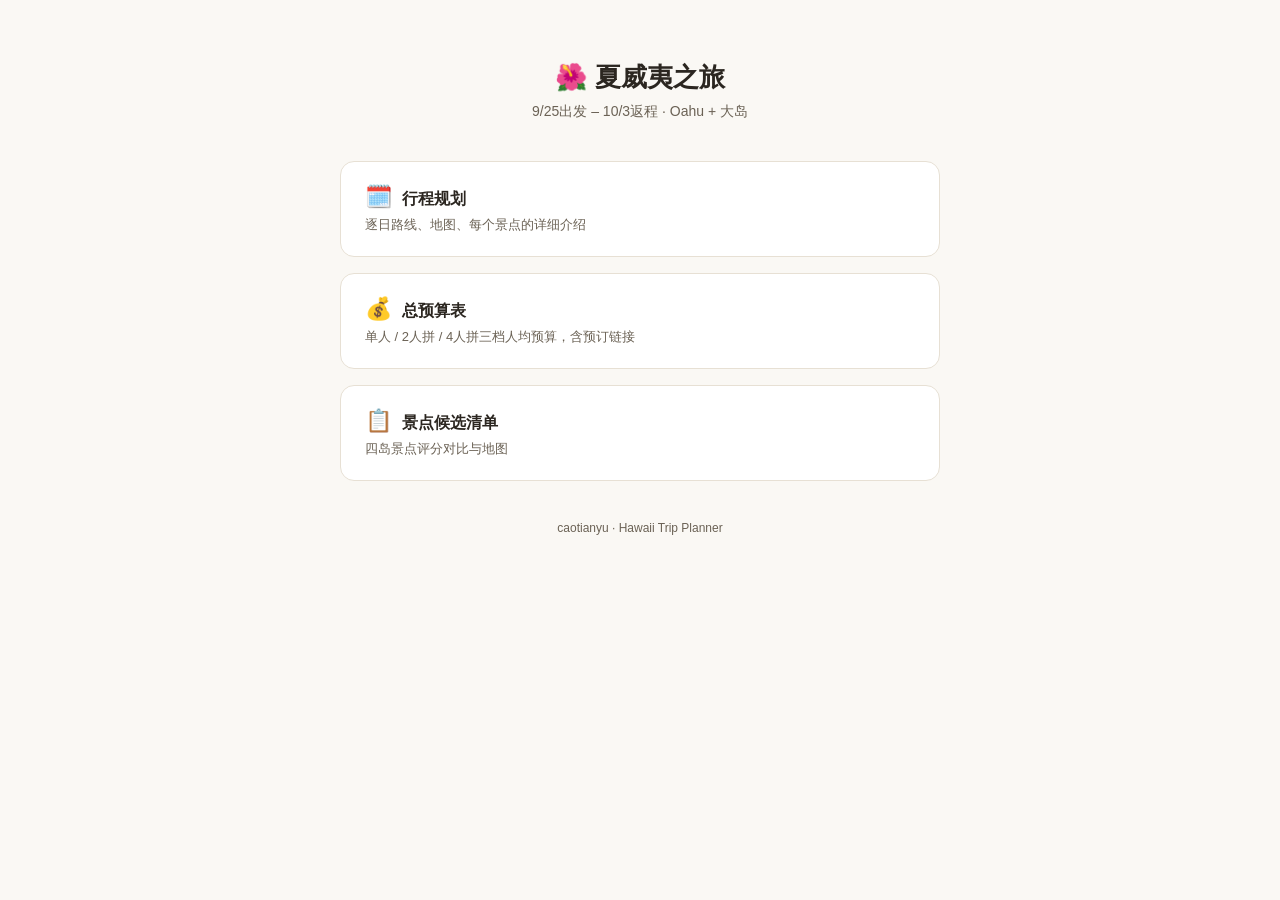
<file: static/travel/hawaii/index.html>
<!DOCTYPE html>
<html lang="zh-CN">
<head>
<meta charset="UTF-8">
<title>夏威夷之旅 · 9/26–10/3</title>
<style>
  :root{ --bg:#faf8f4; --card:#ffffff; --ink:#2b2620; --sub:#6b6255; --line:#e7e0d4; --accent:#c8632b; }
  *{box-sizing:border-box;}
  body{margin:0;font-family:-apple-system,BlinkMacSystemFont,"Segoe UI",Helvetica,Arial,sans-serif;background:var(--bg);color:var(--ink);}
  .wrap{max-width:640px;margin:0 auto;padding:60px 20px;text-align:center;}
  h1{font-size:26px;margin:0 0 8px;}
  p.sub{color:var(--sub);font-size:14px;margin:0 0 40px;}
  .cards{display:grid;gap:16px;}
  a.card{display:block;background:var(--card);border:1px solid var(--line);border-radius:14px;padding:22px 24px;text-align:left;text-decoration:none;color:var(--ink);transition:transform .15s ease, box-shadow .15s ease;}
  a.card:hover{transform:translateY(-2px);box-shadow:0 6px 18px rgba(0,0,0,.06);border-color:var(--accent);}
  a.card .emoji{font-size:22px;margin-right:10px;}
  a.card .title{font-weight:700;font-size:16px;}
  a.card .desc{color:var(--sub);font-size:13px;margin-top:6px;}
  footer{margin-top:40px;color:var(--sub);font-size:12px;}
</style>
</head>
<body>
  <div class="wrap">
    <h1>🌺 夏威夷之旅</h1>
    <p class="sub">9/25出发 – 10/3返程 · Oahu + 大岛</p>
    <div class="cards">
      <a class="card" href="itinerary.html">
        <span class="emoji">🗓️</span><span class="title">行程规划</span>
        <div class="desc">逐日路线、地图、每个景点的详细介绍</div>
      </a>
      <a class="card" href="budget.html">
        <span class="emoji">💰</span><span class="title">总预算表</span>
        <div class="desc">单人 / 2人拼 / 4人拼三档人均预算，含预订链接</div>
      </a>
      <a class="card" href="attractions.html">
        <span class="emoji">📋</span><span class="title">景点候选清单</span>
        <div class="desc">四岛景点评分对比与地图</div>
      </a>
    </div>
    <footer>caotianyu · Hawaii Trip Planner</footer>
  </div>
</body>
</html>
</file>
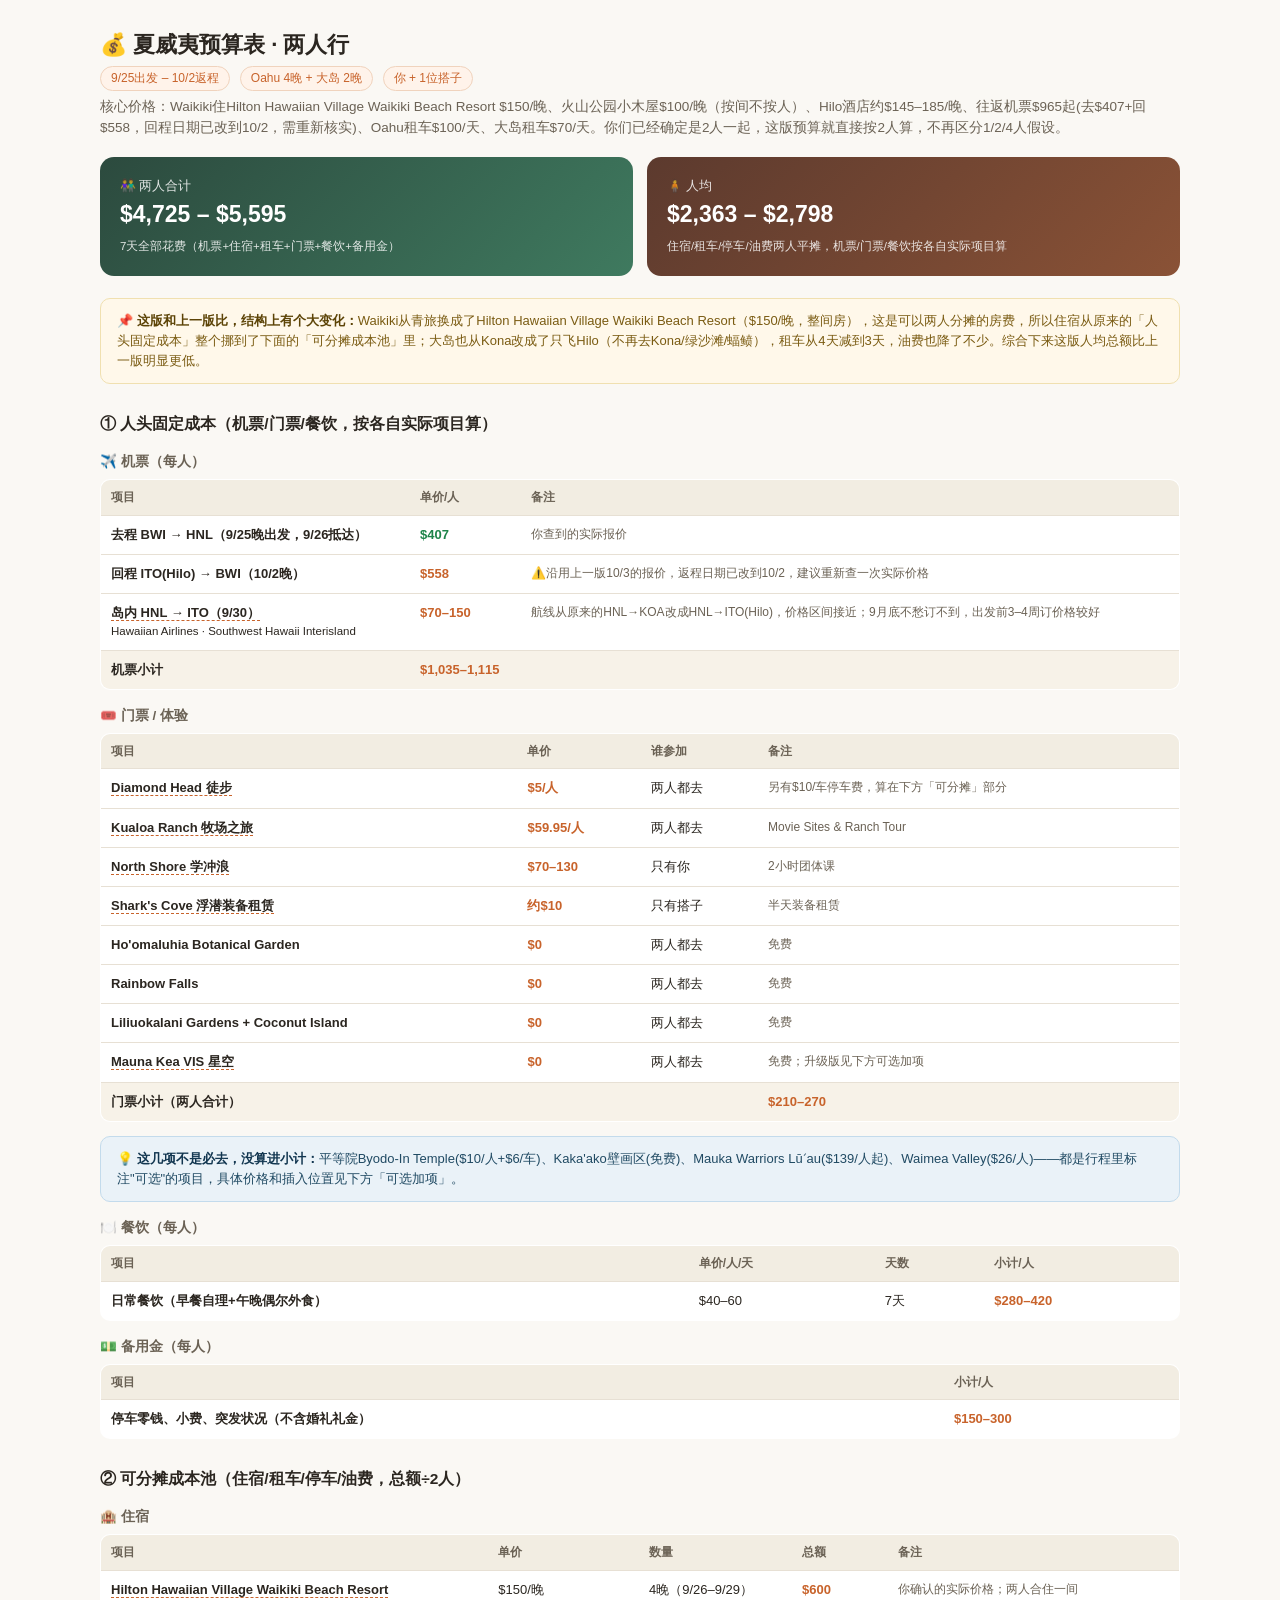
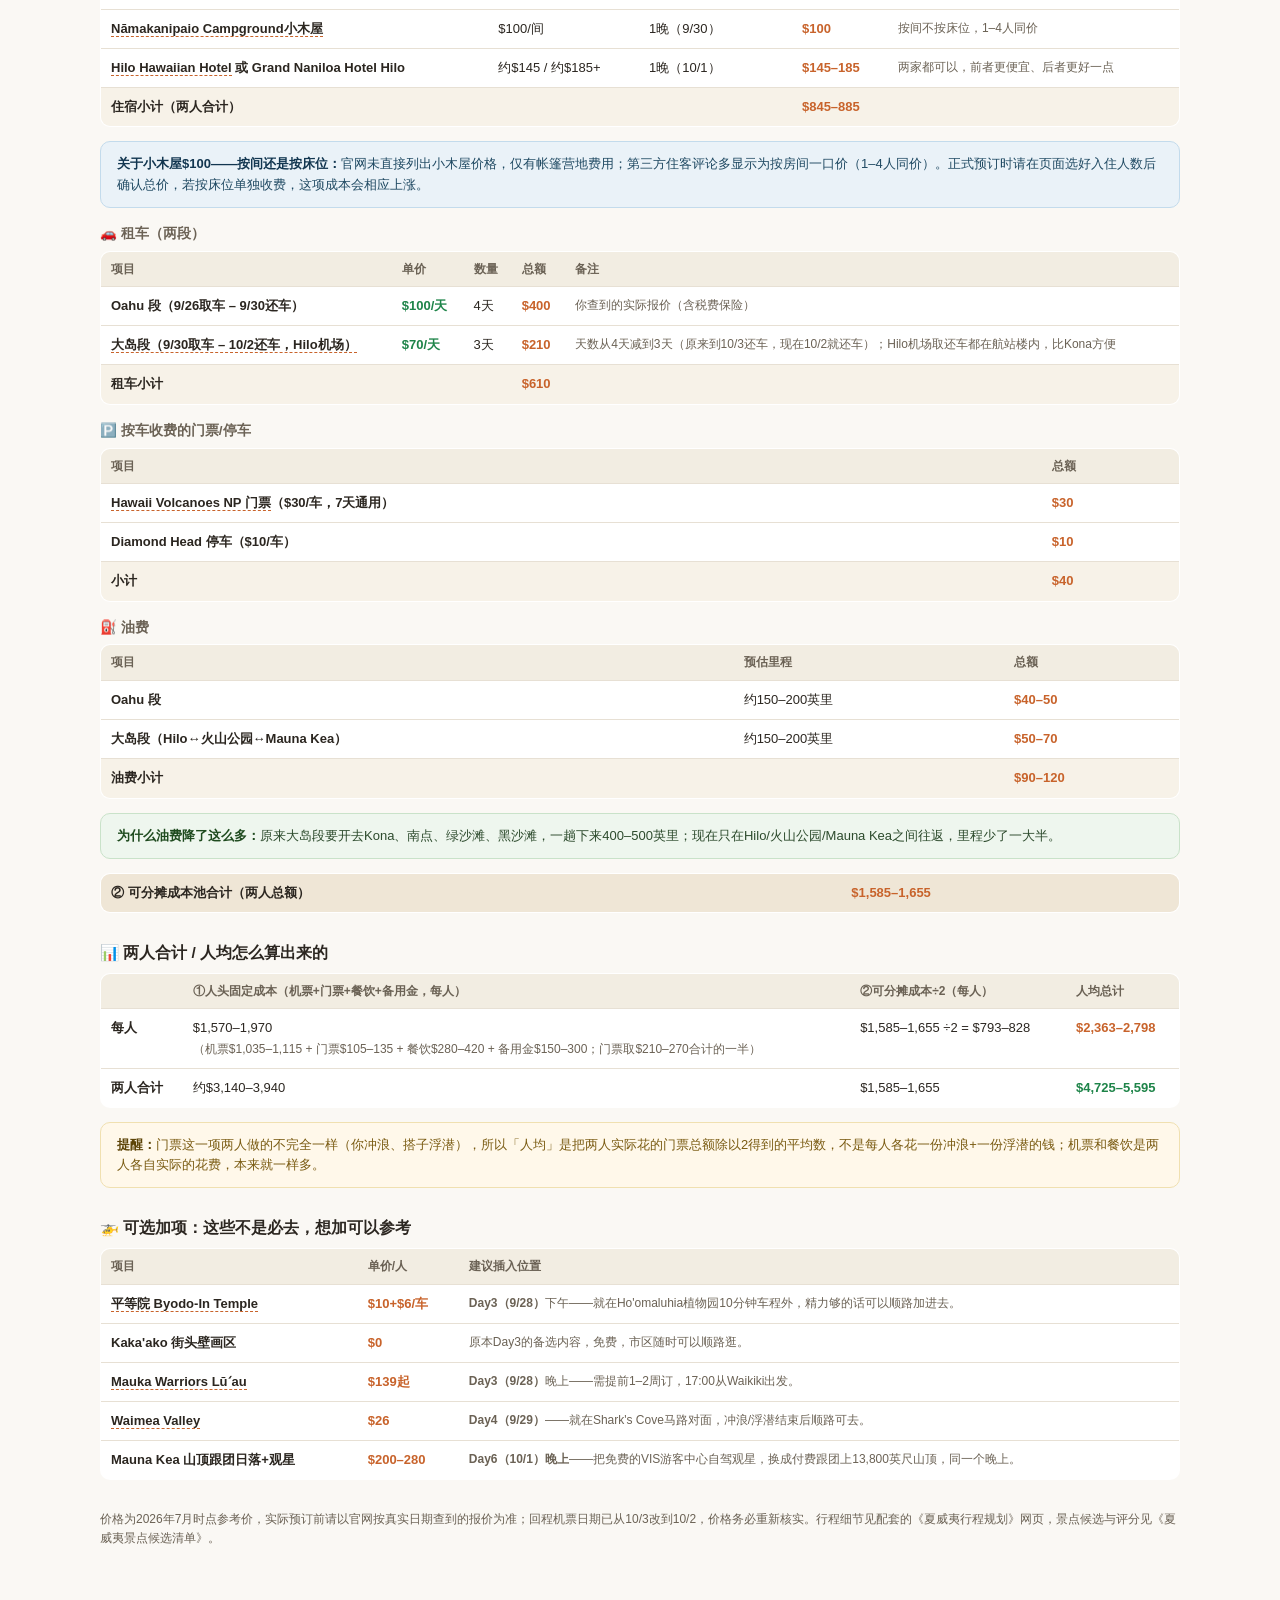
<file: static/travel/hawaii/budget.html>
<!DOCTYPE html>
<html lang="zh-CN">
<head>
<meta charset="UTF-8">
<title>夏威夷预算表 · 9/26–10/2 · 两人行</title>
<style>
  :root{
    --bg:#faf8f4; --card:#ffffff; --ink:#2b2620; --sub:#6b6255;
    --line:#e7e0d4; --accent:#c8632b; --green:#1e8449;
  }
  *{box-sizing:border-box;}
  body{margin:0;font-family:-apple-system,BlinkMacSystemFont,"Segoe UI",Helvetica,Arial,sans-serif;background:var(--bg);color:var(--ink);line-height:1.55;}
  .wrap{max-width:1120px;margin:0 auto;padding:28px 20px 60px;}
  header h1{font-size:22px;margin:0 0 4px;}
  header p{color:var(--sub);font-size:13.5px;margin:2px 0;}
  .badge{display:inline-block;background:#fff3ea;color:var(--accent);border:1px solid #f0d3bd;border-radius:20px;padding:2px 10px;font-size:12px;margin-right:6px;margin-bottom:4px;}

  .scenario-grid{display:grid;grid-template-columns:repeat(2,1fr);gap:14px;margin:18px 0 22px;}
  @media(max-width:760px){.scenario-grid{grid-template-columns:1fr;}}
  .scard{border-radius:14px;padding:20px 20px;color:#fff;}
  .scard.total{background:linear-gradient(135deg,#2c4a3e,#3f7a5f);}
  .scard.pp{background:linear-gradient(135deg,#5c3a2e,#8a5236);}
  .scard .label{font-size:12.5px;opacity:.85;margin-bottom:4px;}
  .scard .amount{font-size:23px;font-weight:800;line-height:1.3;}
  .scard .amount small{font-size:12px;font-weight:500;opacity:.85;display:block;}
  .scard .desc{font-size:11.5px;margin-top:8px;opacity:.85;}

  .notice{background:#fff8ea;border:1px solid #f0e0b0;border-radius:10px;padding:12px 16px;margin:14px 0;font-size:13px;color:#7a5b12;}
  .notice.blue{background:#eaf2f8;border-color:#c3dbec;color:#204a63;}
  .notice.green{background:#eef6ee;border-color:#c9e2c9;color:#2c4a2c;}
  .notice b{color:#5c4306;} .notice.blue b{color:#123650;} .notice.green b{color:#1e4a1e;}

  h2.cat{font-size:15.5px;margin:28px 0 8px;}
  h3.sub{font-size:13.5px;margin:16px 0 6px;color:var(--sub);}

  table{width:100%;border-collapse:collapse;background:var(--card);border-radius:10px;overflow:hidden;font-size:13px;border:1px solid var(--line);}
  thead th{background:#f2ede2;text-align:left;padding:8px 10px;font-weight:600;font-size:12px;color:var(--sub);border-bottom:1px solid var(--line);}
  tbody td{padding:9px 10px;border-bottom:1px solid var(--line);vertical-align:top;}
  tbody tr:last-child td{border-bottom:none;}
  tbody tr:hover{background:#fbf6ee;}
  .item{font-weight:600;}
  .item a{color:var(--ink);text-decoration:none;border-bottom:1px dashed var(--accent);}
  .item a:hover{color:var(--accent);}
  .link{font-size:11.5px;font-weight:400;}
  .link a{color:#2471a3;text-decoration:none;}
  .link a:hover{text-decoration:underline;}
  .amt{font-weight:700;color:var(--accent);white-space:nowrap;}
  .good{color:var(--green);}
  .note{color:var(--sub);font-size:12px;}
  .subtotal td{background:#f7f2e8;font-weight:700;}
  .subtotal2 td{background:#efe6d6;font-weight:800;}

  footer{margin-top:30px;color:var(--sub);font-size:12px;}
</style>
</head>
<body>
<div class="wrap">
  <header>
    <h1>💰 夏威夷预算表 · 两人行</h1>
    <p>
      <span class="badge">9/25出发 – 10/2返程</span>
      <span class="badge">Oahu 4晚 + 大岛 2晚</span>
      <span class="badge">你 + 1位搭子</span>
    </p>
    <p>核心价格：Waikiki住Hilton Hawaiian Village Waikiki Beach Resort $150/晚、火山公园小木屋$100/晚（按间不按人）、Hilo酒店约$145–185/晚、往返机票$965起(去$407+回$558，回程日期已改到10/2，需重新核实)、Oahu租车$100/天、大岛租车$70/天。你们已经确定是2人一起，这版预算就直接按2人算，不再区分1/2/4人假设。</p>
  </header>

  <div class="scenario-grid">
    <div class="scard total">
      <div class="label">👫 两人合计</div>
      <div class="amount">$4,725 – $5,595</div>
      <div class="desc">7天全部花费（机票+住宿+租车+门票+餐饮+备用金）</div>
    </div>
    <div class="scard pp">
      <div class="label">🧍 人均</div>
      <div class="amount">$2,363 – $2,798</div>
      <div class="desc">住宿/租车/停车/油费两人平摊，机票/门票/餐饮按各自实际项目算</div>
    </div>
  </div>

  <div class="notice">
    <b>📌 这版和上一版比，结构上有个大变化：</b>Waikiki从青旅换成了Hilton Hawaiian Village Waikiki Beach Resort（$150/晚，整间房），这是可以两人分摊的房费，所以住宿从原来的「人头固定成本」整个挪到了下面的「可分摊成本池」里；大岛也从Kona改成了只飞Hilo（不再去Kona/绿沙滩/蝠鲼），租车从4天减到3天，油费也降了不少。综合下来这版人均总额比上一版明显更低。
  </div>

  <!-- 人头固定成本 -->
  <h2 class="cat">① 人头固定成本（机票/门票/餐饮，按各自实际项目算）</h2>

  <h3 class="sub">✈️ 机票（每人）</h3>
  <table>
    <thead><tr><th>项目</th><th>单价/人</th><th>备注</th></tr></thead>
    <tbody>
      <tr>
        <td class="item">去程 BWI → HNL（9/25晚出发，9/26抵达）</td>
        <td class="amt good">$407</td>
        <td class="note">你查到的实际报价</td>
      </tr>
      <tr>
        <td class="item">回程 ITO(Hilo) → BWI（10/2晚）</td>
        <td class="amt">$558</td>
        <td class="note">⚠️沿用上一版10/3的报价，返程日期已改到10/2，建议重新查一次实际价格</td>
      </tr>
      <tr>
        <td class="item"><a href="https://www.hawaiianairlines.com/" target="_blank">岛内 HNL → ITO（9/30）</a><div class="link">Hawaiian Airlines · Southwest Hawaii Interisland</div></td>
        <td class="amt">$70–150</td>
        <td class="note">航线从原来的HNL→KOA改成HNL→ITO(Hilo)，价格区间接近；9月底不愁订不到，出发前3–4周订价格较好</td>
      </tr>
      <tr class="subtotal"><td>机票小计</td><td class="amt">$1,035–1,115</td><td></td></tr>
    </tbody>
  </table>

  <h3 class="sub">🎟️ 门票 / 体验</h3>
  <table>
    <thead><tr><th>项目</th><th>单价</th><th>谁参加</th><th>备注</th></tr></thead>
    <tbody>
      <tr><td class="item"><a href="https://gostateparks.hawaii.gov/diamondhead/" target="_blank">Diamond Head 徒步</a></td><td class="amt">$5/人</td><td>两人都去</td><td class="note">另有$10/车停车费，算在下方「可分摊」部分</td></tr>
      <tr><td class="item"><a href="https://www.kualoa.com/tours/" target="_blank">Kualoa Ranch 牧场之旅</a></td><td class="amt">$59.95/人</td><td>两人都去</td><td class="note">Movie Sites & Ranch Tour</td></tr>
      <tr><td class="item"><a href="https://northshoreoahusurf.com/" target="_blank">North Shore 学冲浪</a></td><td class="amt">$70–130</td><td>只有你</td><td class="note">2小时团体课</td></tr>
      <tr><td class="item"><a href="https://sharkscovesnorkelrental.com/" target="_blank">Shark's Cove 浮潜装备租赁</a></td><td class="amt">约$10</td><td>只有搭子</td><td class="note">半天装备租赁</td></tr>
      <tr><td class="item">Ho'omaluhia Botanical Garden</td><td class="amt">$0</td><td>两人都去</td><td class="note">免费</td></tr>
      <tr><td class="item">Rainbow Falls</td><td class="amt">$0</td><td>两人都去</td><td class="note">免费</td></tr>
      <tr><td class="item">Liliuokalani Gardens + Coconut Island</td><td class="amt">$0</td><td>两人都去</td><td class="note">免费</td></tr>
      <tr><td class="item"><a href="https://hilo.hawaii.edu/maunakea/" target="_blank">Mauna Kea VIS 星空</a></td><td class="amt">$0</td><td>两人都去</td><td class="note">免费；升级版见下方可选加项</td></tr>
      <tr class="subtotal"><td colspan="3">门票小计（两人合计）</td><td class="amt">$210–270</td></tr>
    </tbody>
  </table>
  <div class="notice blue">
    <b>💡 这几项不是必去，没算进小计：</b>平等院Byodo-In Temple($10/人+$6/车)、Kaka'ako壁画区(免费)、Mauka Warriors Lūʻau($139/人起)、Waimea Valley($26/人)——都是行程里标注"可选"的项目，具体价格和插入位置见下方「可选加项」。
  </div>

  <h3 class="sub">🍽️ 餐饮（每人）</h3>
  <table>
    <thead><tr><th>项目</th><th>单价/人/天</th><th>天数</th><th>小计/人</th></tr></thead>
    <tbody>
      <tr><td class="item">日常餐饮（早餐自理+午晚偶尔外食）</td><td>$40–60</td><td>7天</td><td class="amt">$280–420</td></tr>
    </tbody>
  </table>

  <h3 class="sub">💵 备用金（每人）</h3>
  <table>
    <thead><tr><th>项目</th><th>小计/人</th></tr></thead>
    <tbody><tr><td class="item">停车零钱、小费、突发状况（不含婚礼礼金）</td><td class="amt">$150–300</td></tr></tbody>
  </table>

  <!-- 可分摊成本 -->
  <h2 class="cat">② 可分摊成本池（住宿/租车/停车/油费，总额÷2人）</h2>

  <h3 class="sub">🏨 住宿</h3>
  <table>
    <thead><tr><th>项目</th><th>单价</th><th>数量</th><th>总额</th><th>备注</th></tr></thead>
    <tbody>
      <tr><td class="item"><a href="https://www.hiltonhawaiianvillage.com/" target="_blank">Hilton Hawaiian Village Waikiki Beach Resort</a></td><td>$150/晚</td><td>4晚（9/26–9/29）</td><td class="amt">$600</td><td class="note">你确认的实际价格；两人合住一间</td></tr>
      <tr><td class="item"><a href="https://hawaiivolcanohouse.com/campground/" target="_blank">Nāmakanipaio Campground小木屋</a></td><td>$100/间</td><td>1晚（9/30）</td><td class="amt">$100</td><td class="note">按间不按床位，1–4人同价</td></tr>
      <tr><td class="item"><a href="https://www.hilohawaiian.com/" target="_blank">Hilo Hawaiian Hotel</a> 或 Grand Naniloa Hotel Hilo</td><td>约$145 / 约$185+</td><td>1晚（10/1）</td><td class="amt">$145–185</td><td class="note">两家都可以，前者更便宜、后者更好一点</td></tr>
      <tr class="subtotal"><td colspan="3">住宿小计（两人合计）</td><td class="amt">$845–885</td><td></td></tr>
    </tbody>
  </table>
  <div class="notice blue">
    <b>关于小木屋$100——按间还是按床位：</b>官网未直接列出小木屋价格，仅有帐篷营地费用；第三方住客评论多显示为按房间一口价（1–4人同价）。正式预订时请在页面选好入住人数后确认总价，若按床位单独收费，这项成本会相应上涨。
  </div>

  <h3 class="sub">🚗 租车（两段）</h3>
  <table>
    <thead><tr><th>项目</th><th>单价</th><th>数量</th><th>总额</th><th>备注</th></tr></thead>
    <tbody>
      <tr>
        <td class="item">Oahu 段（9/26取车 – 9/30还车）</td>
        <td class="amt good">$100/天</td><td>4天</td><td class="amt">$400</td>
        <td class="note">你查到的实际报价（含税费保险）</td>
      </tr>
      <tr>
        <td class="item"><a href="https://hilorentalcars.com/" target="_blank">大岛段（9/30取车 – 10/2还车，Hilo机场）</a></td>
        <td class="amt good">$70/天</td><td>3天</td><td class="amt">$210</td>
        <td class="note">天数从4天减到3天（原来到10/3还车，现在10/2就还车）；Hilo机场取还车都在航站楼内，比Kona方便</td>
      </tr>
      <tr class="subtotal"><td colspan="3">租车小计</td><td class="amt">$610</td><td></td></tr>
    </tbody>
  </table>

  <h3 class="sub">🅿️ 按车收费的门票/停车</h3>
  <table>
    <thead><tr><th>项目</th><th>总额</th></tr></thead>
    <tbody>
      <tr><td class="item"><a href="https://www.nps.gov/havo/planyourvisit/fees.htm" target="_blank">Hawaii Volcanoes NP 门票</a>（$30/车，7天通用）</td><td class="amt">$30</td></tr>
      <tr><td class="item">Diamond Head 停车（$10/车）</td><td class="amt">$10</td></tr>
      <tr class="subtotal"><td>小计</td><td class="amt">$40</td></tr>
    </tbody>
  </table>

  <h3 class="sub">⛽ 油费</h3>
  <table>
    <thead><tr><th>项目</th><th>预估里程</th><th>总额</th></tr></thead>
    <tbody>
      <tr><td class="item">Oahu 段</td><td>约150–200英里</td><td class="amt">$40–50</td></tr>
      <tr><td class="item">大岛段（Hilo↔火山公园↔Mauna Kea）</td><td>约150–200英里</td><td class="amt">$50–70</td></tr>
      <tr class="subtotal"><td colspan="2">油费小计</td><td class="amt">$90–120</td></tr>
    </tbody>
  </table>
  <div class="notice green">
    <b>为什么油费降了这么多：</b>原来大岛段要开去Kona、南点、绿沙滩、黑沙滩，一趟下来400–500英里；现在只在Hilo/火山公园/Mauna Kea之间往返，里程少了一大半。
  </div>

  <table style="margin-top:10px;">
    <tbody><tr class="subtotal2"><td>② 可分摊成本池合计（两人总额）</td><td class="amt">$1,585–1,655</td></tr></tbody>
  </table>

  <!-- 总额怎么算出来的 -->
  <h2 class="cat">📊 两人合计 / 人均怎么算出来的</h2>
  <table>
    <thead><tr><th></th><th>①人头固定成本（机票+门票+餐饮+备用金，每人）</th><th>②可分摊成本÷2（每人）</th><th>人均总计</th></tr></thead>
    <tbody>
      <tr><td class="item">每人</td><td>$1,570–1,970<br><span class="note">（机票$1,035–1,115 + 门票$105–135 + 餐饮$280–420 + 备用金$150–300；门票取$210–270合计的一半）</span></td><td>$1,585–1,655 ÷2 = $793–828</td><td class="amt">$2,363–2,798</td></tr>
      <tr><td class="item">两人合计</td><td>约$3,140–3,940</td><td>$1,585–1,655</td><td class="amt good">$4,725–5,595</td></tr>
    </tbody>
  </table>
  <div class="notice">
    <b>提醒：</b>门票这一项两人做的不完全一样（你冲浪、搭子浮潜），所以「人均」是把两人实际花的门票总额除以2得到的平均数，不是每人各花一份冲浪+一份浮潜的钱；机票和餐饮是两人各自实际的花费，本来就一样多。
  </div>

  <!-- 可选加项 -->
  <h2 class="cat">🚁 可选加项：这些不是必去，想加可以参考</h2>
  <table>
    <thead><tr><th>项目</th><th>单价/人</th><th>建议插入位置</th></tr></thead>
    <tbody>
      <tr>
        <td class="item"><a href="https://byodo-in.com/visit/" target="_blank">平等院 Byodo-In Temple</a></td><td class="amt">$10+$6/车</td>
        <td class="note"><b>Day3（9/28）</b>下午——就在Ho'omaluhia植物园10分钟车程外，精力够的话可以顺路加进去。</td>
      </tr>
      <tr>
        <td class="item">Kaka'ako 街头壁画区</td><td class="amt">$0</td>
        <td class="note">原本Day3的备选内容，免费，市区随时可以顺路逛。</td>
      </tr>
      <tr>
        <td class="item"><a href="https://maukawarriorsluau.com/reservations/" target="_blank">Mauka Warriors Lūʻau</a></td><td class="amt">$139起</td>
        <td class="note"><b>Day3（9/28）</b>晚上——需提前1–2周订，17:00从Waikiki出发。</td>
      </tr>
      <tr>
        <td class="item"><a href="https://www.waimeavalley.net/admission" target="_blank">Waimea Valley</a></td><td class="amt">$26</td>
        <td class="note"><b>Day4（9/29）</b>——就在Shark's Cove马路对面，冲浪/浮潜结束后顺路可去。</td>
      </tr>
      <tr>
        <td class="item">Mauna Kea 山顶跟团日落+观星</td><td class="amt">$200–280</td>
        <td class="note"><b>Day6（10/1）晚上</b>——把免费的VIS游客中心自驾观星，换成付费跟团上13,800英尺山顶，同一个晚上。</td>
      </tr>
    </tbody>
  </table>

  <footer>
    价格为2026年7月时点参考价，实际预订前请以官网按真实日期查到的报价为准；回程机票日期已从10/3改到10/2，价格务必重新核实。行程细节见配套的《夏威夷行程规划》网页，景点候选与评分见《夏威夷景点候选清单》。
  </footer>
</div>
</body>
</html>
</file>
